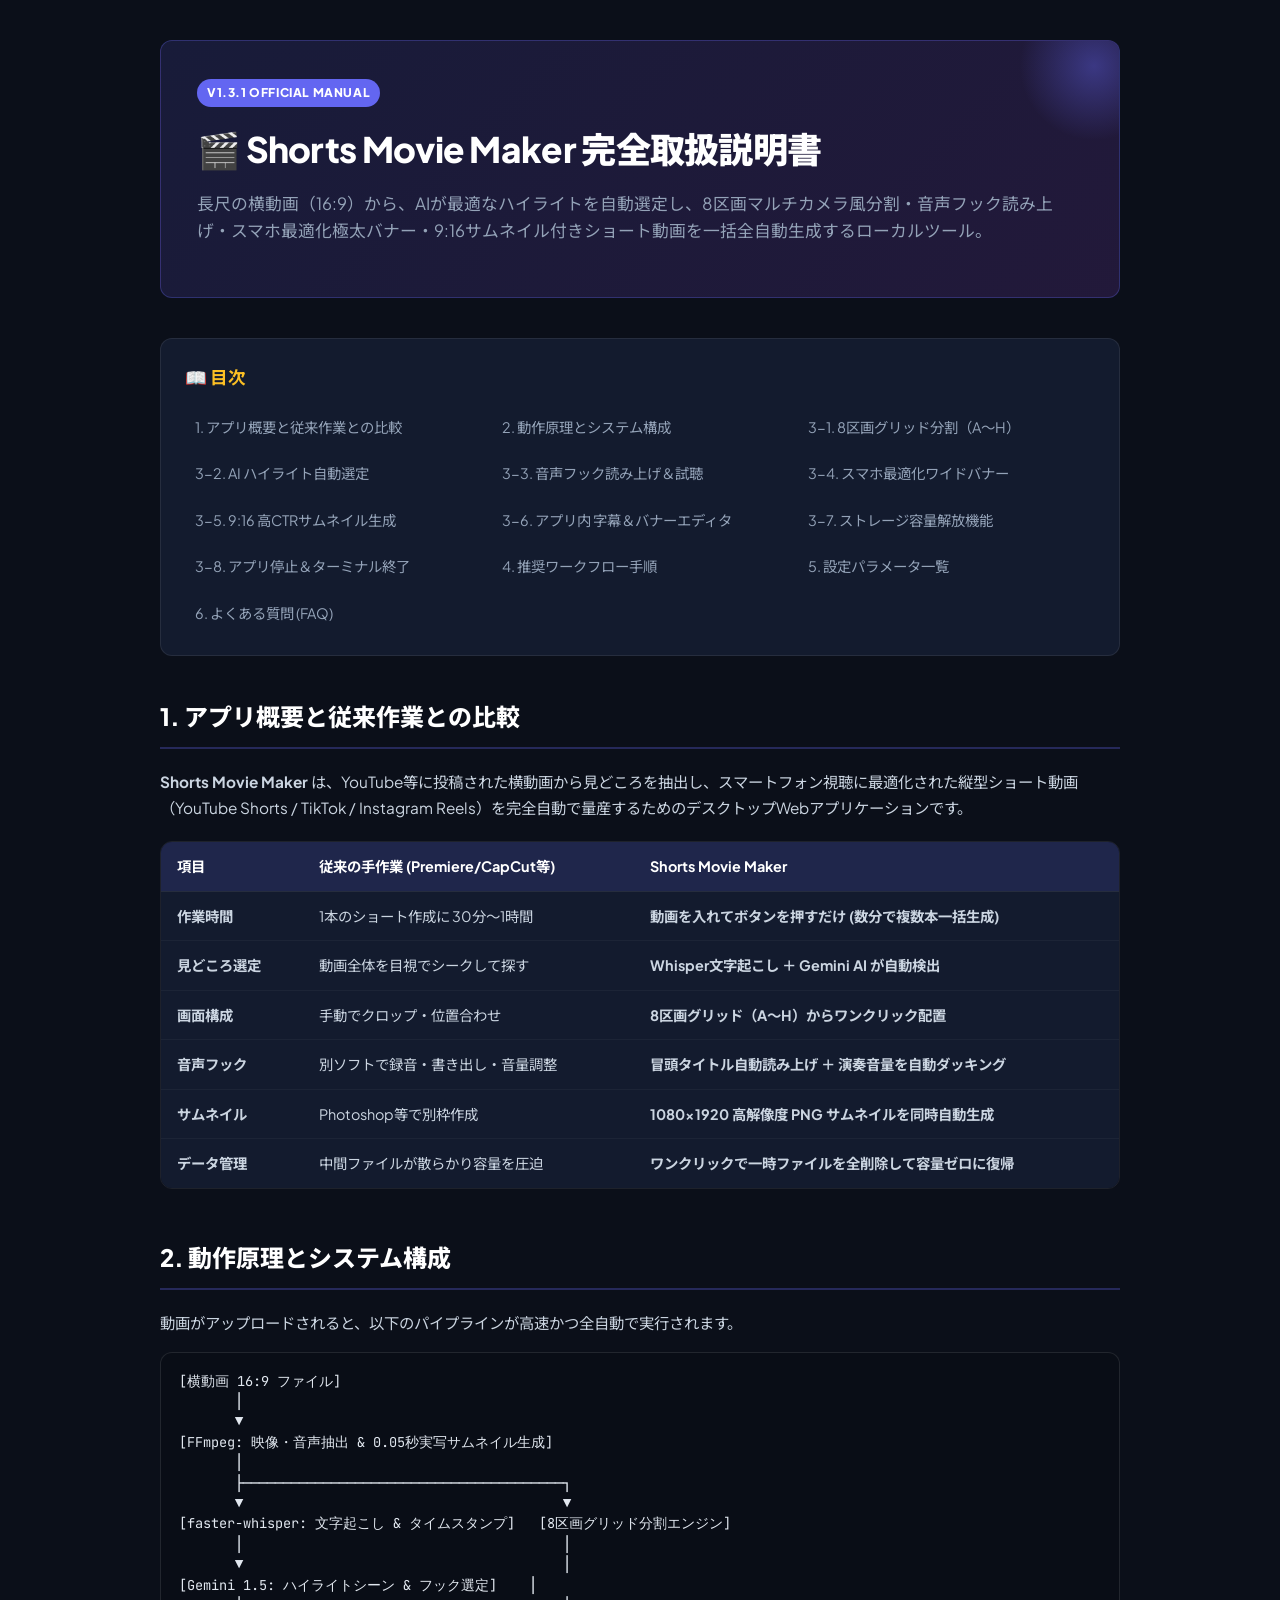
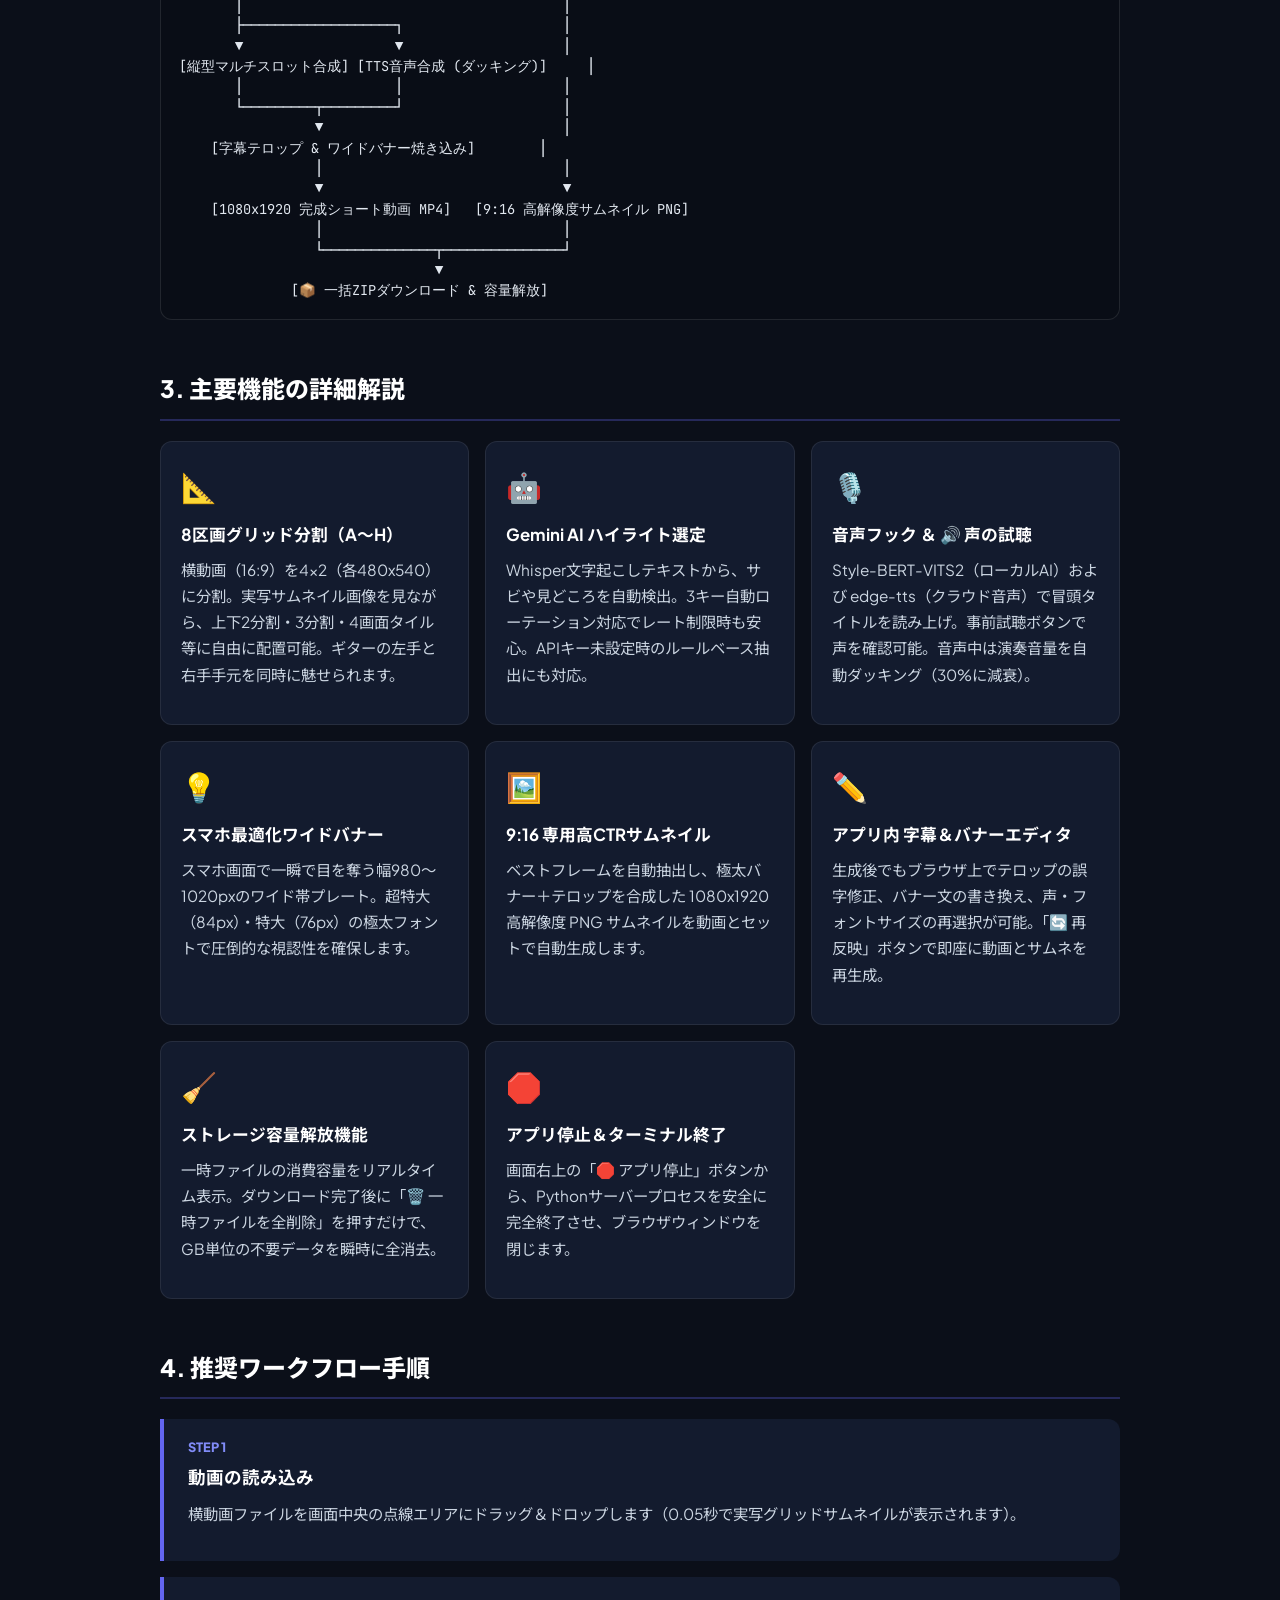
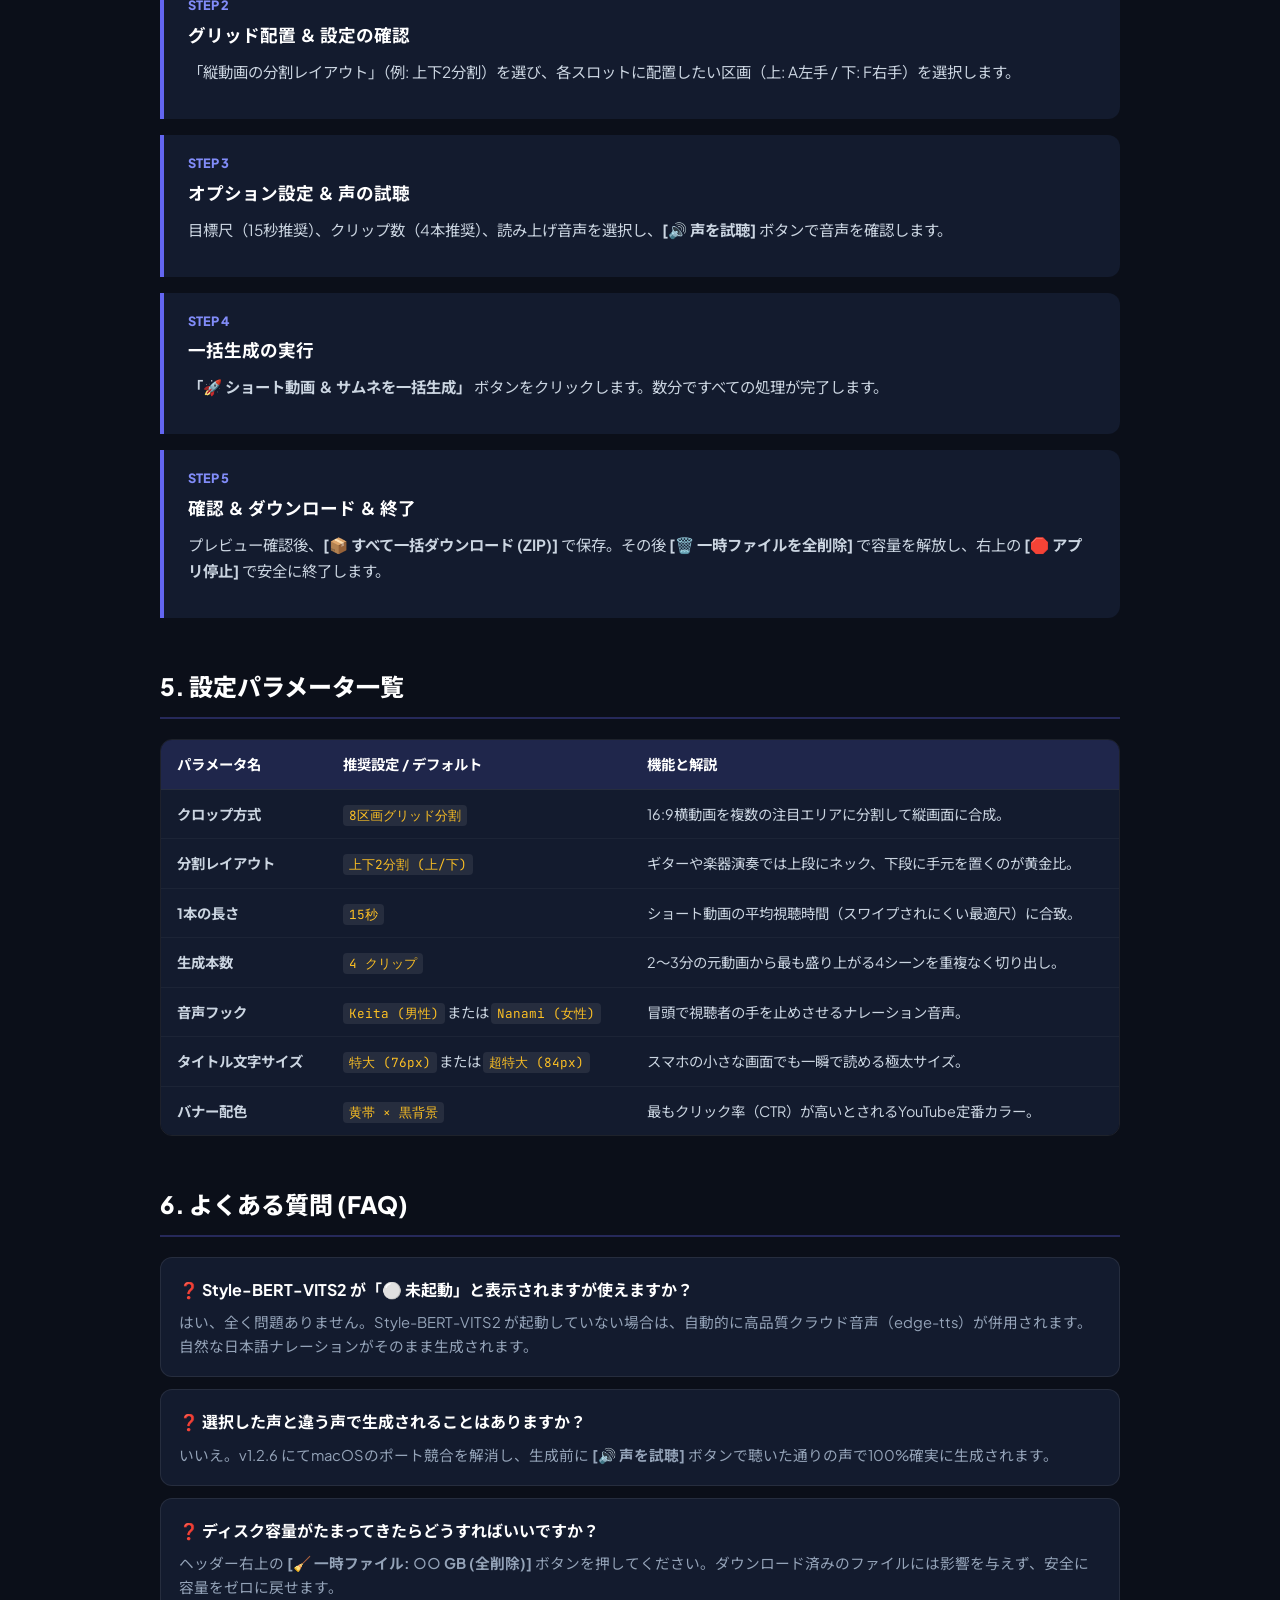
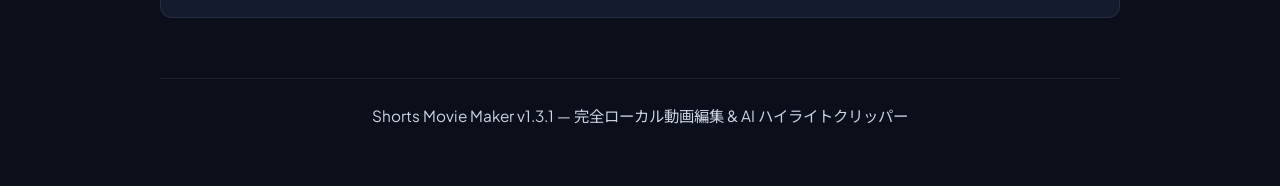
<file: manual.html>
<!DOCTYPE html>
<html lang="ja">
<head>
  <meta charset="UTF-8">
  <meta name="viewport" content="width=device-width, initial-scale=1.0">
  <title>Shorts Movie Maker — 完全取扱説明書 (User Manual)</title>
  <link rel="preconnect" href="https://fonts.googleapis.com">
  <link rel="preconnect" href="https://fonts.gstatic.com" crossorigin>
  <link href="https://fonts.googleapis.com/css2?family=Plus+Jakarta+Sans:wght@400;600;700;800&family=Noto+Sans+JP:wght@400;500;700;900&family=JetBrains+Mono:wght@400;600&display=swap" rel="stylesheet">
  <style>
    :root {
      --bg-main: #0B0F19;
      --bg-card: #131B2E;
      --bg-card-hover: #1E293B;
      --border-color: rgba(255, 255, 255, 0.08);
      --primary: #6366F1;
      --primary-light: #818CF8;
      --accent-yellow: #FBBF24;
      --accent-red: #EF4444;
      --accent-green: #10B981;
      --text-main: #F8FAFC;
      --text-muted: #94A3B8;
      --radius: 12px;
    }

    * {
      box-sizing: border-box;
      margin: 0;
      padding: 0;
    }

    body {
      font-family: 'Plus Jakarta Sans', 'Noto Sans JP', sans-serif;
      background-color: var(--bg-main);
      color: var(--text-main);
      line-height: 1.7;
      padding: 40px 20px;
    }

    .container {
      max-width: 960px;
      margin: 0 auto;
    }

    /* Header */
    .manual-header {
      background: linear-gradient(135deg, rgba(99, 102, 241, 0.15), rgba(168, 85, 247, 0.15));
      border: 1px solid rgba(99, 102, 241, 0.3);
      padding: 36px;
      border-radius: var(--radius);
      margin-bottom: 40px;
      position: relative;
      overflow: hidden;
    }

    .manual-header::before {
      content: '';
      position: absolute;
      top: -50px;
      right: -50px;
      width: 150px;
      height: 150px;
      background: radial-gradient(circle, rgba(99, 102, 241, 0.4), transparent 70%);
      pointer-events: none;
    }

    .header-badge {
      display: inline-block;
      background: var(--primary);
      color: #FFF;
      font-size: 0.75rem;
      font-weight: 800;
      padding: 4px 10px;
      border-radius: 9999px;
      text-transform: uppercase;
      letter-spacing: 0.05em;
      margin-bottom: 12px;
    }

    h1 {
      font-size: 2.2rem;
      font-weight: 900;
      color: #FFF;
      margin-bottom: 12px;
      letter-spacing: -0.02em;
    }

    .subtitle {
      color: var(--text-muted);
      font-size: 1.05rem;
      line-height: 1.6;
    }

    /* Navigation / TOC */
    .toc-card {
      background: var(--bg-card);
      border: 1px solid var(--border-color);
      border-radius: var(--radius);
      padding: 24px;
      margin-bottom: 40px;
    }

    .toc-title {
      font-size: 1.1rem;
      font-weight: 700;
      color: var(--accent-yellow);
      margin-bottom: 16px;
      display: flex;
      align-items: center;
      gap: 8px;
    }

    .toc-list {
      list-style: none;
      display: grid;
      grid-template-columns: repeat(auto-fit, minmax(280px, 1fr));
      gap: 10px;
    }

    .toc-list a {
      color: var(--text-muted);
      text-decoration: none;
      font-size: 0.9rem;
      transition: all 0.2s;
      display: block;
      padding: 6px 10px;
      border-radius: 6px;
    }

    .toc-list a:hover {
      color: var(--primary-light);
      background: rgba(99, 102, 241, 0.1);
      transform: translateX(4px);
    }

    /* Content Sections */
    section {
      margin-bottom: 48px;
    }

    h2 {
      font-size: 1.5rem;
      font-weight: 800;
      color: #FFF;
      margin-bottom: 20px;
      padding-bottom: 10px;
      border-bottom: 2px solid rgba(99, 102, 241, 0.3);
      display: flex;
      align-items: center;
      gap: 10px;
    }

    h3 {
      font-size: 1.2rem;
      font-weight: 700;
      color: var(--primary-light);
      margin: 24px 0 12px 0;
    }

    p {
      color: #CBD5E1;
      margin-bottom: 16px;
      font-size: 0.96rem;
    }

    /* Feature Grid */
    .feature-grid {
      display: grid;
      grid-template-columns: repeat(auto-fit, minmax(280px, 1fr));
      gap: 16px;
      margin: 20px 0;
    }

    .feature-box {
      background: var(--bg-card);
      border: 1px solid var(--border-color);
      border-radius: var(--radius);
      padding: 20px;
      transition: all 0.2s;
    }

    .feature-box:hover {
      border-color: rgba(99, 102, 241, 0.4);
      transform: translateY(-2px);
    }

    .feature-icon {
      font-size: 1.8rem;
      margin-bottom: 10px;
      display: inline-block;
    }

    .feature-title {
      font-size: 1.05rem;
      font-weight: 700;
      color: #FFF;
      margin-bottom: 8px;
    }

    /* Tables */
    .table-wrap {
      overflow-x: auto;
      margin: 20px 0;
      border-radius: var(--radius);
      border: 1px solid var(--border-color);
    }

    table {
      width: 100%;
      border-collapse: collapse;
      background: var(--bg-card);
      font-size: 0.9rem;
      text-align: left;
    }

    th {
      background: rgba(99, 102, 241, 0.15);
      color: #FFF;
      font-weight: 700;
      padding: 12px 16px;
      border-bottom: 1px solid var(--border-color);
    }

    td {
      padding: 12px 16px;
      border-bottom: 1px solid rgba(255, 255, 255, 0.04);
      color: #CBD5E1;
    }

    tr:last-child td {
      border-bottom: none;
    }

    /* Code Blocks / ASCII Art */
    pre {
      background: #090D16;
      border: 1px solid rgba(255, 255, 255, 0.1);
      border-radius: var(--radius);
      padding: 18px;
      color: #E2E8F0;
      font-family: 'JetBrains Mono', monospace;
      font-size: 0.85rem;
      line-height: 1.5;
      overflow-x: auto;
      margin: 16px 0;
    }

    code {
      font-family: 'JetBrains Mono', monospace;
      background: rgba(255, 255, 255, 0.08);
      padding: 2px 6px;
      border-radius: 4px;
      font-size: 0.88em;
      color: var(--accent-yellow);
    }

    /* Steps */
    .step-card {
      background: var(--bg-card);
      border-left: 4px solid var(--primary);
      border-radius: 0 var(--radius) var(--radius) 0;
      padding: 18px 24px;
      margin-bottom: 16px;
    }

    .step-num {
      font-size: 0.8rem;
      font-weight: 800;
      color: var(--primary-light);
      text-transform: uppercase;
      margin-bottom: 4px;
    }

    .step-title {
      font-size: 1.1rem;
      font-weight: 700;
      color: #FFF;
      margin-bottom: 8px;
    }

    /* FAQ */
    .faq-item {
      background: var(--bg-card);
      border: 1px solid var(--border-color);
      border-radius: var(--radius);
      padding: 18px;
      margin-bottom: 12px;
    }

    .faq-q {
      font-weight: 700;
      color: #FFF;
      margin-bottom: 8px;
      display: flex;
      align-items: center;
      gap: 8px;
    }

    .faq-a {
      color: var(--text-muted);
      font-size: 0.92rem;
      line-height: 1.6;
    }

    /* Footer */
    footer {
      text-align: center;
      color: var(--text-muted);
      font-size: 0.85rem;
      margin-top: 60px;
      padding-top: 24px;
      border-top: 1px solid var(--border-color);
    }
  </style>
</head>
<body>
  <div class="container">
    <!-- Header -->
    <header class="manual-header">
      <span class="header-badge">v1.3.1 Official Manual</span>
      <h1>🎬 Shorts Movie Maker 完全取扱説明書</h1>
      <p class="subtitle">長尺の横動画（16:9）から、AIが最適なハイライトを自動選定し、8区画マルチカメラ風分割・音声フック読み上げ・スマホ最適化極太バナー・9:16サムネイル付きショート動画を一括全自動生成するローカルツール。</p>
    </header>

    <!-- Table of Contents -->
    <nav class="toc-card">
      <div class="toc-title">📖 目次</div>
      <ul class="toc-list">
        <li><a href="#about">1. アプリ概要と従来作業との比較</a></li>
        <li><a href="#architecture">2. 動作原理とシステム構成</a></li>
        <li><a href="#grid-split">3-1. 8区画グリッド分割（A〜H）</a></li>
        <li><a href="#ai-highlight">3-2. AI ハイライト自動選定</a></li>
        <li><a href="#tts-voice">3-3. 音声フック読み上げ＆試聴</a></li>
        <li><a href="#banner">3-4. スマホ最適化ワイドバナー</a></li>
        <li><a href="#thumbnail">3-5. 9:16 高CTRサムネイル生成</a></li>
        <li><a href="#editor">3-6. アプリ内 字幕＆バナーエディタ</a></li>
        <li><a href="#storage">3-7. ストレージ容量解放機能</a></li>
        <li><a href="#shutdown">3-8. アプリ停止＆ターミナル終了</a></li>
        <li><a href="#workflow">4. 推奨ワークフロー手順</a></li>
        <li><a href="#params">5. 設定パラメータ一覧</a></li>
        <li><a href="#faq">6. よくある質問 (FAQ)</a></li>
      </ul>
    </nav>

    <!-- Section 1: About -->
    <section id="about">
      <h2>1. アプリ概要と従来作業との比較</h2>
      <p><strong>Shorts Movie Maker</strong> は、YouTube等に投稿された横動画から見どころを抽出し、スマートフォン視聴に最適化された縦型ショート動画（YouTube Shorts / TikTok / Instagram Reels）を完全自動で量産するためのデスクトップWebアプリケーションです。</p>

      <div class="table-wrap">
        <table>
          <thead>
            <tr>
              <th>項目</th>
              <th>従来の手作業 (Premiere/CapCut等)</th>
              <th>Shorts Movie Maker</th>
            </tr>
          </thead>
          <tbody>
            <tr>
              <td><strong>作業時間</strong></td>
              <td>1本のショート作成に 30分〜1時間</td>
              <td><strong>動画を入れてボタンを押すだけ (数分で複数本一括生成)</strong></td>
            </tr>
            <tr>
              <td><strong>見どころ選定</strong></td>
              <td>動画全体を目視でシークして探す</td>
              <td><strong>Whisper文字起こし ＋ Gemini AI が自動検出</strong></td>
            </tr>
            <tr>
              <td><strong>画面構成</strong></td>
              <td>手動でクロップ・位置合わせ</td>
              <td><strong>8区画グリッド（A〜H）からワンクリック配置</strong></td>
            </tr>
            <tr>
              <td><strong>音声フック</strong></td>
              <td>別ソフトで録音・書き出し・音量調整</td>
              <td><strong>冒頭タイトル自動読み上げ ＋ 演奏音量を自動ダッキング</strong></td>
            </tr>
            <tr>
              <td><strong>サムネイル</strong></td>
              <td>Photoshop等で別枠作成</td>
              <td><strong>1080x1920 高解像度 PNG サムネイルを同時自動生成</strong></td>
            </tr>
            <tr>
              <td><strong>データ管理</strong></td>
              <td>中間ファイルが散らかり容量を圧迫</td>
              <td><strong>ワンクリックで一時ファイルを全削除して容量ゼロに復帰</strong></td>
            </tr>
          </tbody>
        </table>
      </div>
    </section>

    <!-- Section 2: Architecture -->
    <section id="architecture">
      <h2>2. 動作原理とシステム構成</h2>
      <p>動画がアップロードされると、以下のパイプラインが高速かつ全自動で実行されます。</p>
      <pre>
[横動画 16:9 ファイル]
       │
       ▼
[FFmpeg: 映像・音声抽出 & 0.05秒実写サムネイル生成]
       │
       ├────────────────────────────────────────┐
       ▼                                        ▼
[faster-whisper: 文字起こし & タイムスタンプ]   [8区画グリッド分割エンジン]
       │                                        │
       ▼                                        │
[Gemini 1.5: ハイライトシーン & フック選定]    │
       │                                        │
       ├───────────────────┐                    │
       ▼                   ▼                    │
[縦型マルチスロット合成] [TTS音声合成 (ダッキング)]     │
       │                   │                    │
       └─────────┬─────────┘                    │
                 ▼                              │
    [字幕テロップ & ワイドバナー焼き込み]        │
                 │                              │
                 ▼                              ▼
    [1080x1920 完成ショート動画 MP4]   [9:16 高解像度サムネイル PNG]
                 │                              │
                 └──────────────┬───────────────┘
                                ▼
              [📦 一括ZIPダウンロード & 容量解放]</pre>
    </section>

    <!-- Section 3: Features -->
    <section id="features">
      <h2>3. 主要機能の詳細解説</h2>

      <div class="feature-grid">
        <div class="feature-box" id="grid-split">
          <span class="feature-icon">📐</span>
          <div class="feature-title">8区画グリッド分割（A〜H）</div>
          <p>横動画（16:9）を4×2（各480x540）に分割。実写サムネイル画像を見ながら、上下2分割・3分割・4画面タイル等に自由に配置可能。ギターの左手と右手手元を同時に魅せられます。</p>
        </div>

        <div class="feature-box" id="ai-highlight">
          <span class="feature-icon">🤖</span>
          <div class="feature-title">Gemini AI ハイライト選定</div>
          <p>Whisper文字起こしテキストから、サビや見どころを自動検出。3キー自動ローテーション対応でレート制限時も安心。APIキー未設定時のルールベース抽出にも対応。</p>
        </div>

        <div class="feature-box" id="tts-voice">
          <span class="feature-icon">🎙️</span>
          <div class="feature-title">音声フック ＆ 🔊 声の試聴</div>
          <p>Style-BERT-VITS2（ローカルAI）および edge-tts（クラウド音声）で冒頭タイトルを読み上げ。事前試聴ボタンで声を確認可能。音声中は演奏音量を自動ダッキング（30%に減衰）。</p>
        </div>

        <div class="feature-box" id="banner">
          <span class="feature-icon">💡</span>
          <div class="feature-title">スマホ最適化ワイドバナー</div>
          <p>スマホ画面で一瞬で目を奪う幅980〜1020pxのワイド帯プレート。超特大（84px）・特大（76px）の極太フォントで圧倒的な視認性を確保します。</p>
        </div>

        <div class="feature-box" id="thumbnail">
          <span class="feature-icon">🖼️</span>
          <div class="feature-title">9:16 専用高CTRサムネイル</div>
          <p>ベストフレームを自動抽出し、極太バナー＋テロップを合成した 1080x1920 高解像度 PNG サムネイルを動画とセットで自動生成します。</p>
        </div>

        <div class="feature-box" id="editor">
          <span class="feature-icon">✏️</span>
          <div class="feature-title">アプリ内 字幕＆バナーエディタ</div>
          <p>生成後でもブラウザ上でテロップの誤字修正、バナー文の書き換え、声・フォントサイズの再選択が可能。「🔄 再反映」ボタンで即座に動画とサムネを再生成。</p>
        </div>

        <div class="feature-box" id="storage">
          <span class="feature-icon">🧹</span>
          <div class="feature-title">ストレージ容量解放機能</div>
          <p>一時ファイルの消費容量をリアルタイム表示。ダウンロード完了後に「🗑️ 一時ファイルを全削除」を押すだけで、GB単位の不要データを瞬時に全消去。</p>
        </div>

        <div class="feature-box" id="shutdown">
          <span class="feature-icon">🛑</span>
          <div class="feature-title">アプリ停止＆ターミナル終了</div>
          <p>画面右上の「🛑 アプリ停止」ボタンから、Pythonサーバープロセスを安全に完全終了させ、ブラウザウィンドウを閉じます。</p>
        </div>
      </div>
    </section>

    <!-- Section 4: Workflow -->
    <section id="workflow">
      <h2>4. 推奨ワークフロー手順</h2>

      <div class="step-card">
        <div class="step-num">Step 1</div>
        <div class="step-title">動画の読み込み</div>
        <p>横動画ファイルを画面中央の点線エリアにドラッグ＆ドロップします（0.05秒で実写グリッドサムネイルが表示されます）。</p>
      </div>

      <div class="step-card">
        <div class="step-num">Step 2</div>
        <div class="step-title">グリッド配置 ＆ 設定の確認</div>
        <p>「縦動画の分割レイアウト」（例: 上下2分割）を選び、各スロットに配置したい区画（上: A左手 / 下: F右手）を選択します。</p>
      </div>

      <div class="step-card">
        <div class="step-num">Step 3</div>
        <div class="step-title">オプション設定 ＆ 声の試聴</div>
        <p>目標尺（15秒推奨）、クリップ数（4本推奨）、読み上げ音声を選択し、<strong>[🔊 声を試聴]</strong> ボタンで音声を確認します。</p>
      </div>

      <div class="step-card">
        <div class="step-num">Step 4</div>
        <div class="step-title">一括生成の実行</div>
        <p><strong>「🚀 ショート動画 ＆ サムネを一括生成」</strong> ボタンをクリックします。数分ですべての処理が完了します。</p>
      </div>

      <div class="step-card">
        <div class="step-num">Step 5</div>
        <div class="step-title">確認 ＆ ダウンロード ＆ 終了</div>
        <p>プレビュー確認後、<strong>[📦 すべて一括ダウンロード (ZIP)]</strong> で保存。その後 <strong>[🗑️ 一時ファイルを全削除]</strong> で容量を解放し、右上の <strong>[🛑 アプリ停止]</strong> で安全に終了します。</p>
      </div>
    </section>

    <!-- Section 5: Parameters -->
    <section id="params">
      <h2>5. 設定パラメータ一覧</h2>
      <div class="table-wrap">
        <table>
          <thead>
            <tr>
              <th>パラメータ名</th>
              <th>推奨設定 / デフォルト</th>
              <th>機能と解説</th>
            </tr>
          </thead>
          <tbody>
            <tr>
              <td><strong>クロップ方式</strong></td>
              <td><code>8区画グリッド分割</code></td>
              <td>16:9横動画を複数の注目エリアに分割して縦画面に合成。</td>
            </tr>
            <tr>
              <td><strong>分割レイアウト</strong></td>
              <td><code>上下2分割 (上/下)</code></td>
              <td>ギターや楽器演奏では上段にネック、下段に手元を置くのが黄金比。</td>
            </tr>
            <tr>
              <td><strong>1本の長さ</strong></td>
              <td><code>15秒</code></td>
              <td>ショート動画の平均視聴時間（スワイプされにくい最適尺）に合致。</td>
            </tr>
            <tr>
              <td><strong>生成本数</strong></td>
              <td><code>4 クリップ</code></td>
              <td>2〜3分の元動画から最も盛り上がる4シーンを重複なく切り出し。</td>
            </tr>
            <tr>
              <td><strong>音声フック</strong></td>
              <td><code>Keita (男性)</code> または <code>Nanami (女性)</code></td>
              <td>冒頭で視聴者の手を止めさせるナレーション音声。</td>
            </tr>
            <tr>
              <td><strong>タイトル文字サイズ</strong></td>
              <td><code>特大 (76px)</code> または <code>超特大 (84px)</code></td>
              <td>スマホの小さな画面でも一瞬で読める極太サイズ。</td>
            </tr>
            <tr>
              <td><strong>バナー配色</strong></td>
              <td><code>黄帯 × 黒背景</code></td>
              <td>最もクリック率（CTR）が高いとされるYouTube定番カラー。</td>
            </tr>
          </tbody>
        </table>
      </div>
    </section>

    <!-- Section 6: FAQ -->
    <section id="faq">
      <h2>6. よくある質問 (FAQ)</h2>

      <div class="faq-item">
        <div class="faq-q">❓ Style-BERT-VITS2 が「⚪ 未起動」と表示されますが使えますか？</div>
        <div class="faq-a">はい、全く問題ありません。Style-BERT-VITS2 が起動していない場合は、自動的に高品質クラウド音声（edge-tts）が併用されます。自然な日本語ナレーションがそのまま生成されます。</div>
      </div>

      <div class="faq-item">
        <div class="faq-q">❓ 選択した声と違う声で生成されることはありますか？</div>
        <div class="faq-a">いいえ。v1.2.6 にてmacOSのポート競合を解消し、生成前に <strong>[🔊 声を試聴]</strong> ボタンで聴いた通りの声で100%確実に生成されます。</div>
      </div>

      <div class="faq-item">
        <div class="faq-q">❓ ディスク容量がたまってきたらどうすればいいですか？</div>
        <div class="faq-a">ヘッダー右上の <strong>[🧹 一時ファイル: ○○ GB (全削除)]</strong> ボタンを押してください。ダウンロード済みのファイルには影響を与えず、安全に容量をゼロに戻せます。</div>
      </div>
    </section>

    <!-- Footer -->
    <footer>
      <p>Shorts Movie Maker v1.3.1 — 完全ローカル動画編集 & AI ハイライトクリッパー</p>
    </footer>
  </div>
</body>
</html>
</file>
